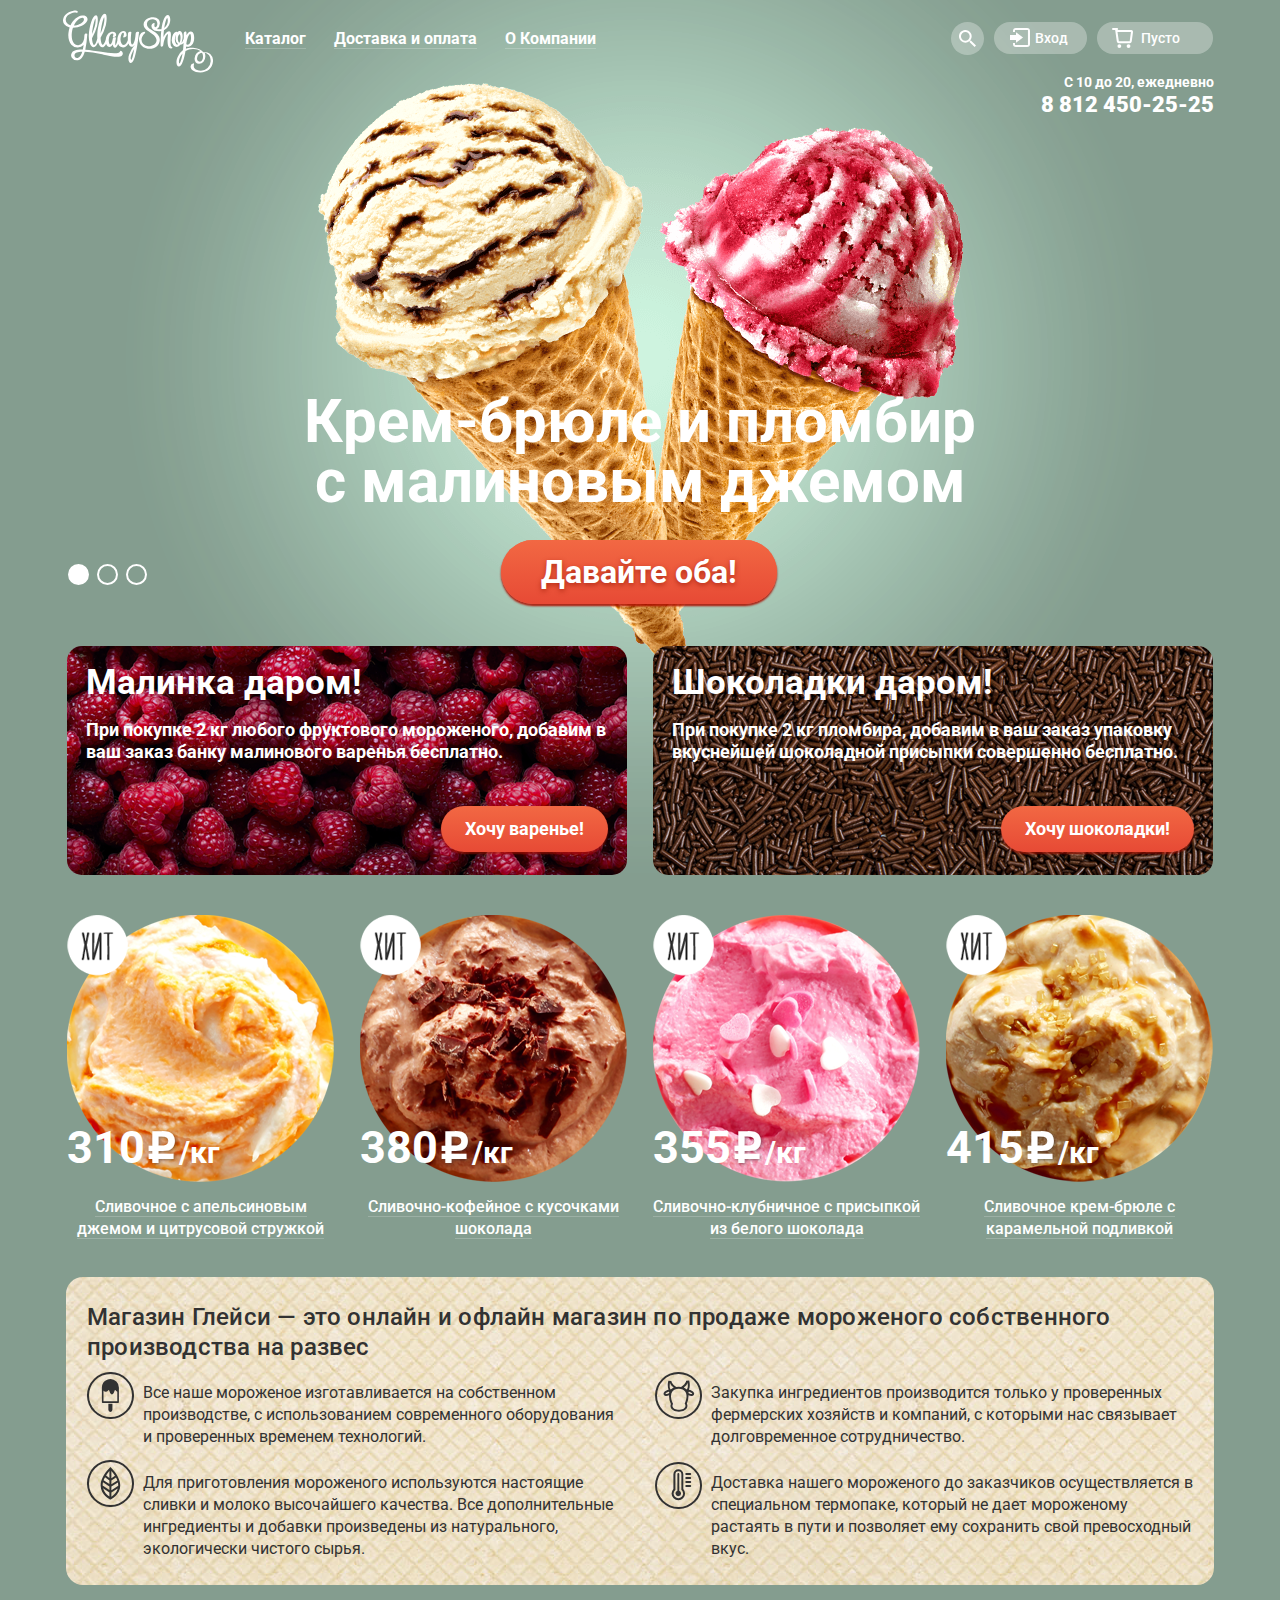
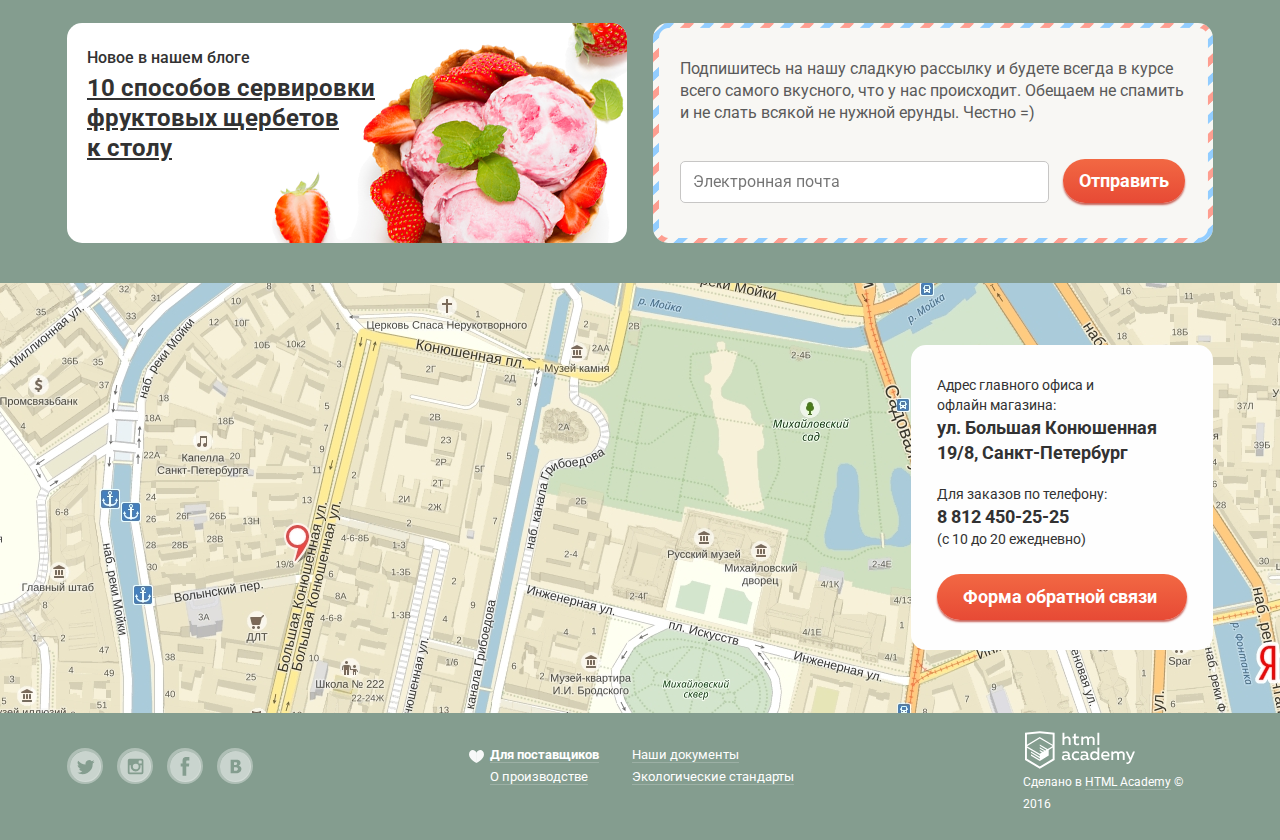
<file: 58523-gllacy/index.html>
<!DOCTYPE html>

<html lang="ru">

  <head>

    <meta charset="utf-8">
    <title>HTML Academy: Глейси</title>

    <link rel="stylesheet" href="css/normalize.css">
    <link rel="stylesheet" href="css/style.min.css">
    <link href="https://fonts.googleapis.com/css?family=Roboto:400,500,700,900&subset=latin,cyrillic-ext" rel="stylesheet" type="text/css">

  </head>


  <body>

    <!-- Переключатель слайдов -->

    <input type="radio" id="btn-1" name="toggle" checked>
    <input type="radio" id="btn-2" name="toggle">
    <input type="radio" id="btn-3" name="toggle">

    <div class="site-wrapper">

      <header class="page-header container">

        <nav class="main-nav clearfix">

          <div class="logo">
            <img src="img/logo.svg" alt="Gllacy Shop" width="150" height="63">
          </div>

          <ul class="main-nav-items">
            <li class="main-nav-item"><a class="main-nav-link" href="catalog.html">Каталог</a>

              <ul class="sub-menu">
                <li class="sub-menu-item"><a class="sub-menu-link" href="#">Новинки</a></li>
                <li class="sub-menu-item"><a class="sub-menu-link" href="catalog.html">Сливочное</a></li>
                <li class="sub-menu-item"><a class="sub-menu-link" href="#">Щербеты</a></li>
                <li class="sub-menu-item"><a class="sub-menu-link" href="#">Фруктовый лед</a></li>
                <li class="sub-menu-item"><a class="sub-menu-link" href="#">Мелорин</a></li>
              </ul>

            </li>

            <li class="main-nav-item"><a class="main-nav-link" href="#">Доставка и оплата</a></li>
            <li class="main-nav-item"><a class="main-nav-link" href="#">О Компании</a></li>
          </ul>

          <ul class="user-menu">
            <li class="user-menu-item"><a class="user-menu-link" href="#"><!-- Лупа --></a>

              <ul class="user-menu-search">
                <li class="search-item">
                  <form name="search-form" action="#" method="post">
                    <input type="search" name="search" placeholder="Что ищем?">
                  </form>
                </li>
              </ul>

            </li>

            <li class="user-menu-item"><a class="user-menu-link" href="#">Вход</a>

              <ul class="user-menu-enter">
                <li class="enter-item">

                  <form name="enter-form" action="#" method="post">
                    <input type="email" name="login" placeholder="Электронная почта" required>
                    <input type="password" name="password" placeholder="Пароль" required>

                    <div class="enter-wrapper clearfix">
                      <a class="user-menu-btn btn" href="#">Войти</a>

                      <div class="enter-links">
                        <a class="enter-link" href="#">Забыли пароль?</a>
                        <a class="enter-link" href="#">Новая регистрация</a>
                      </div>
                    </div>
                  </form>

                </li>
              </ul>
            </li>

            <li class="user-menu-item"><a class="user-menu-link" href="#">Пусто</a></li>
          </ul>

        </nav>

        <div class="info info-index">
          <span class="info-time">С 10 до 20, ежедневно</span><br>
          <span class="info-tel">8 812 450-25-25</span>
        </div>

      </header>

      <main>

        <section class="intro container">

          <div class="intro-slide" id="slide1">
            <div class="intro-title">Крем-брюле и пломбир с малиновым джемом</div>
            <a class="intro-btn btn" href="#">Давайте оба!</a>
          </div>

          <div class="intro-slide" id="slide2">
            <div class="intro-title">Шоколадный пломбир и лимонный сорбет</div>
            <a class="intro-btn btn" href="#">Давайте оба!</a>
          </div>

          <div class="intro-slide" id="slide3">
            <div class="intro-title">Пломбир с помадкой и клубничный щербет</div>
            <a class="intro-btn btn" href="#">Давайте оба!</a>
          </div>

          <div class="slider-controls">
            <label for="btn-1"></label>
            <label for="btn-2"></label>
            <label for="btn-3"></label>
          </div>

          <a class="intro-btn btn" href="#">Давайте оба!</a>
        </section>

        <section class="banners container clearfix">
          <div class="banners-left">
            <h3 class="banners-title">Малинка даром!</h3>
            <p class="banners-text">При покупке 2 кг любого фруктового мороженого, добавим в ваш заказ банку малинового варенья бесплатно.</p>
            <a class="banners-btn btn" href="#">Хочу варенье!</a>
          </div>

          <div class="banners-right">
            <h3 class="banners-title">Шоколадки даром!</h3>
            <p class="banners-text">При покупке 2 кг пломбира, добавим в ваш заказ упаковку вкуснейшей шоколадной присыпки совершенно бесплатно.</p>
            <a class="banners-btn btn" href="#">Хочу шоколадки!</a>
          </div>
        </section>

        <section class="hits container clearfix">

          <div class="hit">
            <div class="hit-picture">
              <img src="img/01.png" width="267" height="267" alt="Апельсиновый джем">
              <img  class="hit-sticker" src="img/hit.png" width="61" height="61" alt="хит">
              <div class="hit-price">310 <span class="price-padding">/кг</span></div>
            </div>
            <a class="hit-title" href="#">Сливочное с апельсиновым джемом и цитрусовой стружкой</a>
            <a class="quick-view-btn btn" href="#">Быстрый просмотр</a>
            <div class="item-bg"></div>
          </div>

          <div class="hit">
            <div class="hit-picture">
              <img src="img/02.png" width="267" height="267" alt="Сливочно-кофейное">
              <img  class="hit-sticker" src="img/hit.png" width="61" height="61" alt="хит">
              <div class="hit-price">380 <span class="price-padding">/кг</span></div>
            </div>
            <a class="hit-title" href="#">Сливочно-кофейное с кусочками шоколада</a>
            <a class="quick-view-btn btn" href="#">Быстрый просмотр</a>
            <div class="item-bg"></div>
          </div>

          <div class="hit">
            <div class="hit-picture">
              <img src="img/03.png" width="267" height="267" alt="Сливочно-клубничное">
              <img  class="hit-sticker" src="img/hit.png" width="61" height="61" alt="хит">
              <div class="hit-price">355 <span class="price-padding">/кг</span></div>
            </div>
            <a class="hit-title" href="#">Сливочно-клубничное с присыпкой из белого шоколада</a>
            <a class="quick-view-btn btn" href="#">Быстрый просмотр</a>
            <div class="item-bg"></div>
          </div>

          <div class="hit">
            <div class="hit-picture">
              <img src="img/04.png" width="267" height="267" alt="Крем-брюле">
              <img  class="hit-sticker" src="img/hit.png" width="61" height="61" alt="хит">
              <div class="hit-price">415 <span class="price-padding">/кг</span></div>
            </div>
            <a class="hit-title" href="#">Сливочное крем-брюле с карамельной подливкой</a>
            <a class="quick-view-btn btn" href="#">Быстрый просмотр</a>
            <div class="item-bg"></div>
          </div>

        </section>

        <section class="description container clearfix">

          <h2 class="description-title">Магазин Глейси  — это онлайн и офлайн магазин по продаже мороженого собственного производства на развес</h2>

          <div class="half-width">

            <p class="description-text icon-ice-cream">Все наше мороженое изготавливается на собственном производстве, с использованием современного оборудования и проверенных временем технологий.</p>

            <p class="description-text icon-leaf">Для приготовления мороженого используются настоящие сливки и молоко высочайшего качества. Все дополнительные ингредиенты и добавки произведены из натурального, экологически чистого сырья.</p>

          </div>

          <div class="half-width">

            <p class="description-text icon-cow">Закупка ингредиентов  производится только у проверенных фермерских хозяйств и компаний, с которыми нас связывает долговременное сотрудничество.</p>

            <p class="description-text icon-thermo">Доставка нашего мороженого до заказчиков осуществляется в специальном термопаке, который не дает мороженому растаять в пути и позволяет ему сохранить свой превосходный вкус.</p>

          </div>

        </section>

        <div class="index-content container clearfix">

          <div class="blog">
            <p class="blog-title">Новое в нашем блоге</p>
            <a class="post-title" href="#">10  способов сервировки<br> фруктовых щербетов<br> к столу</a>
          </div>

          <div class="subscribe">

            <form name="subscribe-form" action="#" method="post">
              <p>Подпишитесь на нашу сладкую рассылку и будете всегда в курсе всего самого вкусного, что у нас происходит. Обещаем не спамить и не слать всякой не нужной ерунды. Честно =)</p>

              <input type="email" name="sub-user-email" placeholder="Электронная почта" required>
              <a class="email-btn btn">Отправить</a>
            </form>

          </div>

        </div>

        <section class="map clearfix">

          <div class="map-wrapper">

            <script type="text/javascript" charset="utf-8" async src="https://api-maps.yandex.ru/services/constructor/1.0/js/?sid=pch_uWbeisndsm1FATgxlA8gapICSuKn&width=100%&height=430&lang=ru_RU&sourceType=constructor&scroll=true"></script>

          </div>

          <div class="container">

            <div class="contacts">

              <p>Адрес главного офиса и<br> офлайн магазина:<br>
                <span class="contacts-big">ул. Большая Конюшенная<br> 19/8, Санкт-Петербург</span>
              </p>

              <p>Для заказов по телефону:<br>
                <span class="contacts-big">8 812 450-25-25</span><br> (с 10 до 20 ежедневно)
              </p>

              <a class="contacts-btn btn" href="form.html">Форма обратной связи</a>

            </div>

          </div>

          <div class="feedback">

            <button class="feedback-close" type="button" title="Закрыть">Закрыть</button>

            <form name="feedback-form" action="#" method="post">
              <p>Мы обязательно вам ответим!</p>

              <input type="text" name="user-name" placeholder="Как вас зовут?" required>
              <input type="email" name="user-email" placeholder="Ваша почта для ответа?" required>
              <textarea name="feedback-text" placeholder="Напишите что-нибудь..." required></textarea>

              <a class="feedback-btn btn">Отправить</a>
            </form>

          </div>

        </section>

      </main>


      <footer class="page-footer container clearfix">

        <div class="page-footer-item">

          <ul class="social-links">
            <li class="social-link"><a class="social social-twi" href="#">Твиттер</a></li>
            <li class="social-link"><a class="social social-insta" href="#">Инстаграм</a></li>
            <li class="social-link"><a class="social social-fb" href="#">Фейсбук</a></li>
            <li class="social-link"><a class="social social-vk" href="#">Вконтакте</a></li>
          </ul>

        </div>

        <div class="page-footer-item">

          <ul class="footer-links clearfix">
            <li class="footer-link"><a href="#">Для поставщиков</a></li>
            <li class="footer-link"><a href="#">Наши документы</a></li>
            <li class="footer-link"><a href="#">О производстве </a></li>
            <li class="footer-link"><a href="#">Экологические стандарты</a></li>
          </ul>

        </div>

        <div class="page-footer-item">

          <a href="http://htmlacademy.ru" target="_blank">
            <img src="img/html-logo.svg" alt="htmlAcademy" width="110" height="40">
          </a>
          <p class="copyright">Сделано в <a class="copyright-link" href="http://htmlacademy.ru" target="_blank">HTML Academy</a> © 2016</p>

        </div>

      </footer>

    </div>

    <script src="js/script.min.js"></script>

  </body>

</html>
</file>
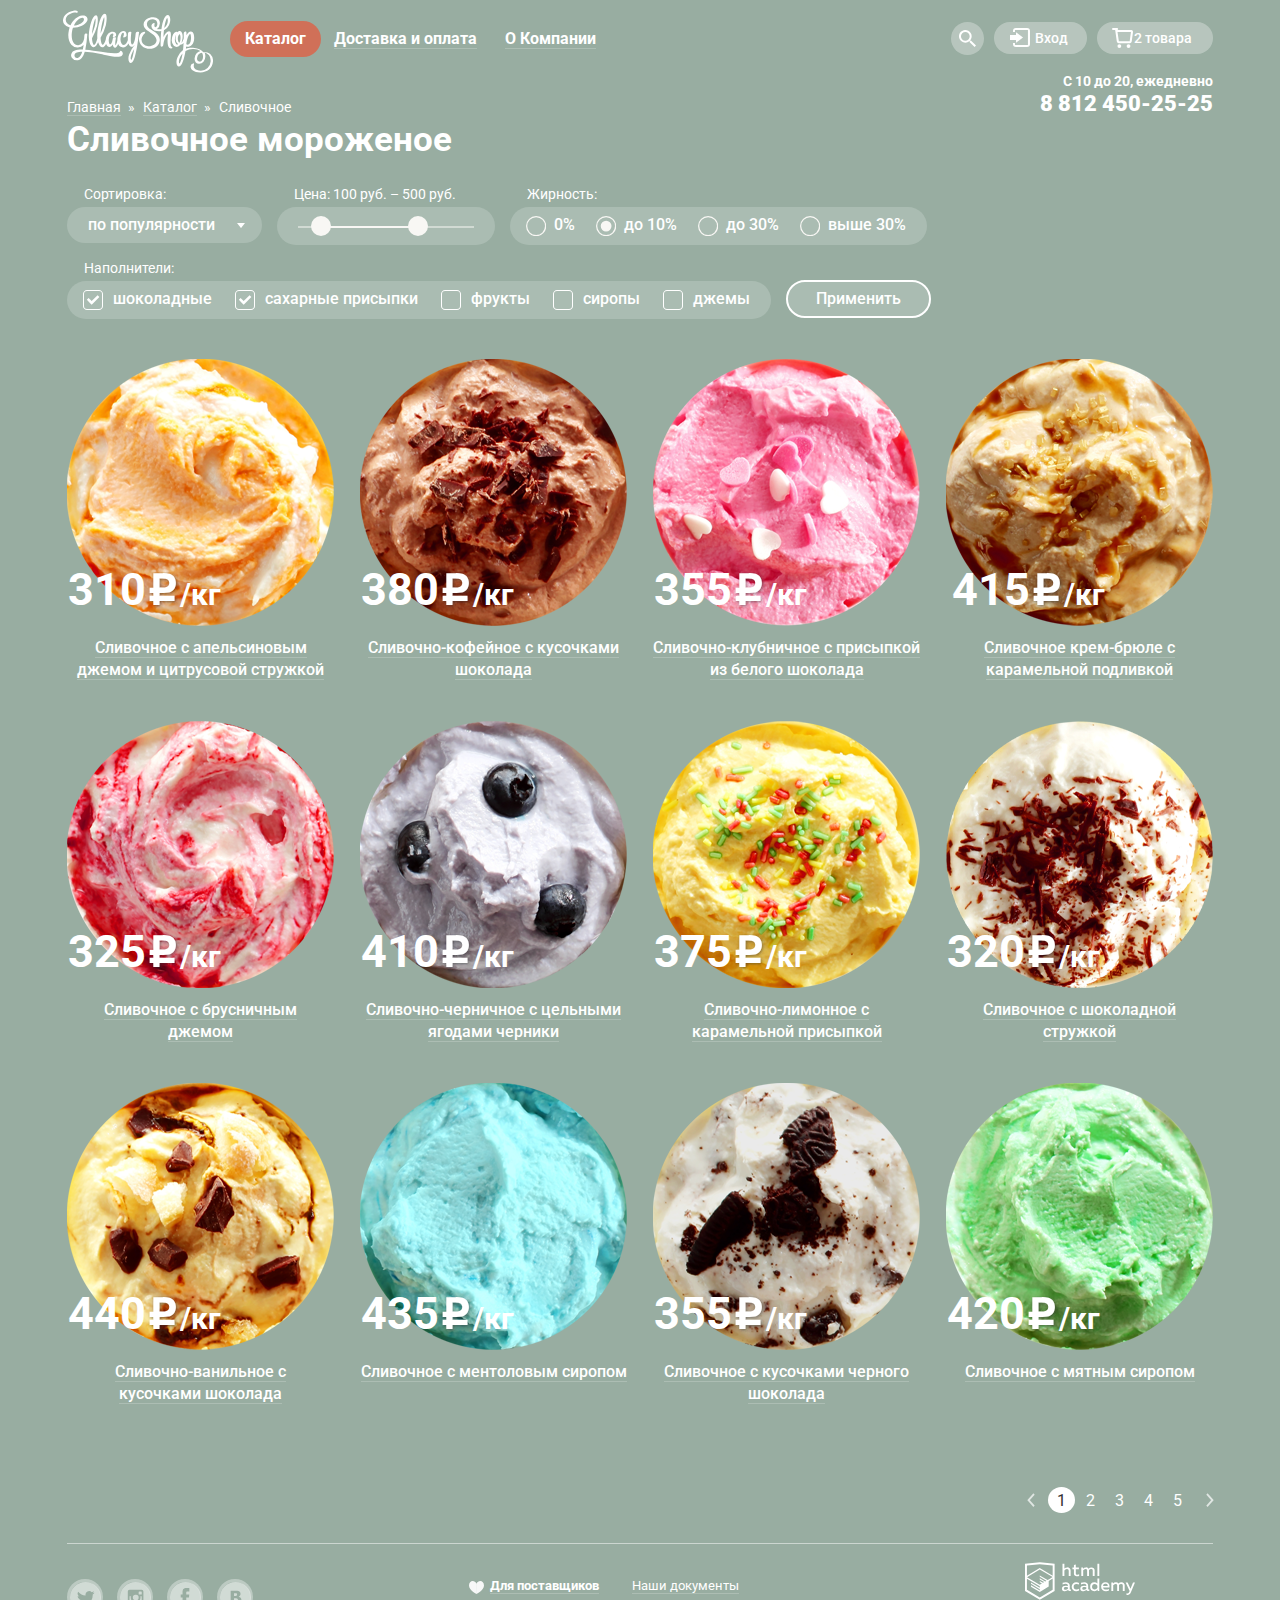
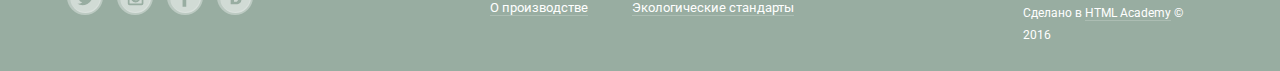
<file: 58523-gllacy/catalog.html>
<!DOCTYPE html>

<html lang="ru">

  <head>

    <meta charset="utf-8">
    <title>HTML Academy: Глейси</title>

    <link rel="stylesheet" href="css/normalize.css">
    <link rel="stylesheet" href="css/style.min.css">
    <link href="https://fonts.googleapis.com/css?family=Roboto:400,500,700,900&subset=latin,cyrillic-ext" rel="stylesheet" type="text/css">

  </head>


  <body class="catalog-page">

    <div class="container">

      <header class="page-header">

        <nav class="main-nav clearfix">

          <div class="logo">
            <a href="index.html">
              <img src="img/logo.svg" alt="Gllacy Shop" width="150" height="63">
            </a>
          </div>

          <ul class="main-nav-items">
            <li class="main-nav-item main-nav-active"><a class="main-nav-link" href="#">Каталог</a>

              <ul class="sub-menu">
                <li class="sub-menu-item"><a class="sub-menu-link" href="#">Новинки</a></li>
                <li class="sub-menu-item sub-menu-active"><a class="sub-menu-link" >Сливочное</a></li>
                <li class="sub-menu-item"><a class="sub-menu-link" href="#">Щербеты</a></li>
                <li class="sub-menu-item"><a class="sub-menu-link" href="#">Фруктовый лед</a></li>
                <li class="sub-menu-item"><a class="sub-menu-link" href="#">Мелорин</a></li>
              </ul>

            </li>

            <li class="main-nav-item"><a class="main-nav-link" href="#">Доставка и оплата</a></li>
            <li class="main-nav-item"><a class="main-nav-link" href="#">О Компании</a></li>
          </ul>

          <ul class="user-menu">
            <li class="user-menu-item"><a class="user-menu-link" href="#"><!-- Лупа --></a>

              <ul class="user-menu-search">
                <li class="search-item">
                  <form name="search-form" action="#" method="post">
                    <input type="search" name="search" placeholder="Что ищем?">
                  </form>
                </li>
              </ul>

            </li>

            <li class="user-menu-item"><a class="user-menu-link" href="#">Вход</a>

              <ul class="user-menu-enter">
                <li class="enter-item">
                  <form name="enter-form" action="#" method="post">
                    <input type="email" name="login" placeholder="Электронная почта" required>
                    <input type="password" name="password" placeholder="Пароль" required>

                    <div class="enter-wrapper clearfix">
                      <a class="user-menu-btn btn" href="#">Войти</a>

                      <div class="enter-links">
                        <a class="enter-link" href="#">Забыли пароль?</a>
                        <a class="enter-link" href="#">Новая регистрация</a>
                      </div>
                    </div>
                  </form>
                </li>
              </ul>
            </li>

            <li class="user-menu-item"><a class="user-menu-link" href="#">2 товара</a>

              <ul class="user-menu-basket">
                <li class="basket-item">
                  <table>
                    <tr>
                      <td class="delete-cell">
                        <button class="delete">Удалить</button>
                      </td>
                      <td><img src="img/13.png" width="33" height="33" alt="товар"></td>
                      <td>Пломбир с апельсиновым джемом</td>
                      <td>1,5 кг х <span class="basket-colored">200 руб.</span></td>
                      <td>300 руб.</td>
                    </tr>

                    <tr>
                      <td class="delete-cell">
                        <button class="delete">Удалить</button>
                      </td>
                      <td><img src="img/14.png" width="33" height="33" alt="товар"></td>
                      <td>Клубничный пломбир с присыпкой  из белого шоколада</td>
                      <td>1,5 кг х <span class="basket-colored">300 руб.</span></td>
                      <td>450 руб.</td>
                    </tr>
                  </table>

                  <p class="basket-total">Итого: 750 руб.</p>
                  <a class="basket-btn btn" href="#">Оформить заказ</a>

                </li>
              </ul>

            </li>
          </ul>

        </nav>

        <div class="info">
          <span class="info-time">С 10 до 20, ежедневно</span><br>
          <span class="info-tel">8 812 450-25-25</span>
        </div>

      </header>

      <main>

        <section class="catalog-menu">

          <ul class="breadcrumbs">
            <li class="breadcrumbs-item"><a class="breadcrumbs-link" href="index.html">Главная</a>&ensp;» </li>
            <li class="breadcrumbs-item"><a class="breadcrumbs-link" href="#">Каталог</a>&ensp;» </li>
            <li class="breadcrumbs-item"><a>Сливочное</a></li>
          </ul>

          <h1>Сливочное мороженое</h1>

        </section>

        <section class="filters">

          <form name="filters-form" action="#" method="post">

            <div class="filters-top clearfix">

              <div class="filter filter-sort">
                <p>Сортировка:</p>

                <div class="filter-wrapper">

                   <select class="filter-sort-select">
                    <option>по популярности</option>
                    <option>сначала недорогие</option>
                    <option>сначала дорогие</option>
                    <option>по жирности</option>
                   </select>

                </div>

              </div>

              <div class="filter filter-price">
                <p>Цена: 100 руб. – 500 руб.</p>

                <div class="filter-wrapper">

                  <div class="range-controls">
                    <div class="control min-control"></div>
                    <div class="control max-control"></div>
                  </div>

                </div>

              </div>

              <div class="filter filter-oiliness">
                <p>Жирность:</p>

                <div class="filter-wrapper">

                  <ul class="filter-oiliness-items">
                    <li class="filter-oiliness-item">
                      <input type="radio" id="radio-1" name="oiliness" value="0">
                      <label for="radio-1">0%</label>
                    </li>
                    <li class="filter-oiliness-item">
                      <input type="radio" id="radio-2" name="oiliness" value="10" checked>
                      <label for="radio-2">до 10%</label>
                    </li>
                    <li class="filter-oiliness-item">
                      <input type="radio" id="radio-3" name="oiliness" value="30">
                      <label for="radio-3">до 30%</label>
                    </li>
                    <li class="filter-oiliness-item">
                      <input type="radio" id="radio-4" name="oiliness" value=">30">
                      <label for="radio-4">выше 30%</label>
                    </li>
                  </ul>

                </div>

              </div>

            </div>

            <div class="filters-bottom clearfix">

              <div class="filter filter-stuffing">
                <p>Наполнители:</p>

                <div class="filter-wrapper">

                  <ul class="filter-stuffing-items">
                    <li class="filter-stuffing-item">
                      <input type="checkbox" id="check-1" name="chocolate" checked>
                      <label for="check-1">шоколадные</label>
                    </li>
                    <li class="filter-stuffing-item">
                      <input type="checkbox" id="check-2" name="sugar" checked>
                      <label for="check-2">сахарные присыпки</label>
                    </li>
                    <li class="filter-stuffing-item">
                      <input type="checkbox" id="check-3" name="fruit">
                      <label for="check-3">фрукты</label>
                    </li>
                    <li class="filter-stuffing-item">
                      <input type="checkbox" id="check-4" name="syrup">
                      <label for="check-4">сиропы</label>
                    </li>
                    <li class="filter-stuffing-item">
                      <input type="checkbox" id="check-5" name="jam">
                      <label for="check-5">джемы</label>
                    </li>
                  </ul>

                </div>

              </div>

              <a class="filters-btn" href="#">Применить</a>

            </div>

          </form>

        </section>

        <section class="catalog-items">

          <div class="catalog-items-row clearfix">

            <div class="catalog-item">
              <div class="catalog-item-picture">
                <img src="img/01.png" width="267" height="267" alt="Апельсиновый джем">
                <div class="price">310 <span class="price-padding">/кг</span></div>
              </div>
              <a class="catalog-item-title" href="#">Сливочное с апельсиновым джемом и цитрусовой стружкой</a>
              <a class="quick-view-btn btn" href="#">Быстрый просмотр</a>
              <div class="item-bg"></div>
            </div>

            <div class="catalog-item">
              <div class="catalog-item-picture">
                <img src="img/02.png" width="267" height="267" alt="Сливочно-кофейное">
                <div class="price">380 <span class="price-padding">/кг</span></div>
              </div>
              <a class="catalog-item-title" href="#">Сливочно-кофейное с кусочками шоколада</a>
              <a class="quick-view-btn btn" href="#">Быстрый просмотр</a>
              <div class="item-bg"></div>
            </div>

            <div class="catalog-item">
              <div class="catalog-item-picture">
                <img src="img/03.png" width="267" height="267" alt="Сливочно-клубничное">
                <div class="price">355 <span class="price-padding">/кг</span></div>
              </div>
              <a class="catalog-item-title" href="#">Сливочно-клубничное с присыпкой из белого шоколада</a>
              <a class="quick-view-btn btn" href="#">Быстрый просмотр</a>
              <div class="item-bg"></div>
            </div>

            <div class="catalog-item">
              <div class="catalog-item-picture">
                <img src="img/04.png" width="267" height="267" alt="Крем-брюле">
                <div class="price price-fix">415 <span class="price-padding">/кг</span></div>
              </div>
              <a class="catalog-item-title" href="#">Сливочное крем-брюле с карамельной подливкой</a>
              <a class="quick-view-btn btn" href="#">Быстрый просмотр</a>
              <div class="item-bg"></div>
            </div>

          </div>

          <div class="catalog-items-row clearfix">

            <div class="catalog-item">
              <div class="catalog-item-picture">
                <img src="img/05.png" width="267" height="267" alt="Брусничный джем">
                <div class="price">325 <span class="price-padding">/кг</span></div>
              </div>
              <a class="catalog-item-title" href="#">Сливочное с брусничным<br> джемом</a>
              <a class="quick-view-btn btn" href="#">Быстрый просмотр</a>
              <div class="item-bg"></div>
            </div>

            <div class="catalog-item">
              <div class="catalog-item-picture">
                <img src="img/06.png" width="267" height="267" alt="Сливочно-черничное">
                <div class="price">410 <span class="price-padding">/кг</span></div>
              </div>
              <a class="catalog-item-title" href="#">Сливочно-черничное с цельными ягодами черники</a>
              <a class="quick-view-btn btn" href="#">Быстрый просмотр</a>
              <div class="item-bg"></div>
            </div>

            <div class="catalog-item">
              <div class="catalog-item-picture">
                <img src="img/07.png" width="267" height="267" alt="Сливочно-лимонное">
                <div class="price">375 <span class="price-padding">/кг</span></div>
              </div>
              <a class="catalog-item-title" href="#">Сливочно-лимонное с карамельной присыпкой</a>
              <a class="quick-view-btn btn" href="#">Быстрый просмотр</a>
              <div class="item-bg"></div>
            </div>

            <div class="catalog-item">
              <div class="catalog-item-picture">
                <img src="img/08.png" width="267" height="267" alt="Шоколадная стружка">
                <div class="price">320 <span class="price-padding">/кг</span></div>
              </div>
              <a class="catalog-item-title" href="#">Сливочное с шоколадной стружкой</a>
              <a class="quick-view-btn btn" href="#">Быстрый просмотр</a>
              <div class="item-bg"></div>
            </div>

          </div>

          <div class="catalog-items-row clearfix">

            <div class="catalog-item">
              <div class="catalog-item-picture">
                <img src="img/09.png" width="267" height="267" alt="Сливочно-ванильное">
                <div class="price">440 <span class="price-padding">/кг</span></div>
              </div>
              <a class="catalog-item-title" href="#">Сливочно-ванильное с<br> кусочками шоколада</a>
              <a class="quick-view-btn btn" href="#">Быстрый просмотр</a>
              <div class="item-bg"></div>
            </div>

            <div class="catalog-item">
              <div class="catalog-item-picture">
                <img src="img/10.png" width="267" height="267" alt="Ментоловый сироп">
                <div class="price">435 <span class="price-padding">/кг</span></div>
              </div>
              <a class="catalog-item-title" href="#">Сливочноe с ментоловым сиропом</a>
              <a class="quick-view-btn btn" href="#">Быстрый просмотр</a>
              <div class="item-bg"></div>
            </div>

            <div class="catalog-item">
              <div class="catalog-item-picture">
                <img src="img/11.png" width="267" height="267" alt="Черный шоколад">
                <div class="price">355 <span class="price-padding">/кг</span></div>
              </div>
              <a class="catalog-item-title" href="#">Сливочное с кусочками черного шоколада</a>
              <a class="quick-view-btn btn" href="#">Быстрый просмотр</a>
              <div class="item-bg"></div>
            </div>

            <div class="catalog-item">
              <div class="catalog-item-picture">
                <img src="img/12.png" width="267" height="267" alt="Мятный сироп">
                <div class="price">420 <span class="price-padding">/кг</span></div>
              </div>
              <a class="catalog-item-title" href="#">Сливочное с мятным сиропом</a>
              <a class="quick-view-btn btn" href="#">Быстрый просмотр</a>
              <div class="item-bg"></div>
            </div>

          </div>

        </section>

        <section class="catalog-footer clearfix">

          <ul class="pagination">
            <li class="pagination-item back"><a class="pagination-link" href="#">Назад</a></li>
            <li class="pagination-item"><a class="pagination-link page-link pagination-active">1</a></li>
            <li class="pagination-item"><a class="pagination-link page-link" href="#">2</a></li>
            <li class="pagination-item"><a class="pagination-link page-link" href="#">3</a></li>
            <li class="pagination-item"><a class="pagination-link page-link" href="#">4</a></li>
            <li class="pagination-item"><a class="pagination-link page-link" href="#">5</a></li>
            <li class="pagination-item next"><a class="pagination-link" href="#">Вперёд</a></li>
          </ul>

        </section>

      </main>


      <footer class="page-footer">

        <div class="page-footer-item">

          <ul class="social-links">
            <li class="social-link"><a class="social social-twi" href="#">Твиттер</a></li>
            <li class="social-link"><a class="social social-insta" href="#">Инстаграм</a></li>
            <li class="social-link"><a class="social social-fb" href="#">Фейсбук</a></li>
            <li class="social-link"><a class="social social-vk" href="#">Вконтакте</a></li>
          </ul>

        </div>

        <div class="page-footer-item">

          <ul class="footer-links">
            <li class="footer-link"><a href="#">Для поставщиков</a></li>
            <li class="footer-link"><a href="#">Наши документы</a></li>
            <li class="footer-link"><a href="#">О производстве </a></li>
            <li class="footer-link"><a href="#">Экологические стандарты</a></li>
          </ul>

        </div>

        <div class="page-footer-item">

          <a href="http://htmlacademy.ru" target="_blank">
            <img src="img/html-logo.svg" alt="htmlAcademy" width="110" height="40">
          </a>
          <p class="copyright">Сделано в <a class="copyright-link" href="http://htmlacademy.ru" target="_blank">HTML Academy</a> © 2016</p>

        </div>

      </footer>

    </div>

  </body>

</html>
</file>
<file: 58523-gllacy/css/style.min.css>
body{margin:0;padding:0;font-family:'Roboto','Arial',sans-serif;font-size:16px;font-weight:400;line-height:22px;background:#849d8f;color:#fff}.main-nav-item ul,.user-menu-item ul,body>input[type=radio]{display:none}input{padding-left:10px;border:1px solid #c7c6c5}input:hover{box-shadow:inset 0 0 0 1px #c7c6c5}input:focus{font-weight:700;box-shadow:inset 0 0 0 1px #8fbdec;outline:none}.container{width:1200px;margin:0 auto;padding:0 27px;-webkit-box-sizing:border-box;-moz-box-sizing:border-box;box-sizing:border-box}.clearfix::after{content:'';display:table;clear:both}.site-wrapper{min-width:1200px;background:url(../img/index-bg-1.png) no-repeat top center;transition:background-image .5s ease,background-color .5s ease}.site-wrapper::after,.site-wrapper::before{content:'';visibility:hidden;background-image:url(../img/index-bg-1.png)}.site-wrapper::after{background-image:url(../img/index-bg-2.png)}.btn{display:block;text-decoration:none;font-size:18px;line-height:24px;font-weight:700;color:#fff;background:#f26843;background:-moz-linear-gradient(top,#f26843 0%,#e74a35 100%);background:-webkit-linear-gradient(top,#f26843 0%,#e74a35 100%);background:linear-gradient(to bottom,#f26843 0%,#e74a35 100%);border-radius:100px;box-shadow:0 2px 2px rgba(172,16,0,.64)}.btn:hover{background:-moz-linear-gradient(top,#f58669 0%,#ec6f5e 100%);background:-webkit-linear-gradient(top,#f58669 0%,#ec6f5e 100%);background:linear-gradient(to bottom,#f58669 0%,#ec6f5e 100%);box-shadow:0 2px 2px #ac1000}.btn:active{background:-moz-linear-gradient(top,#d84732 0%,#e1613e 100%);background:-webkit-linear-gradient(top,#d84732 0%,#e1613e 100%);background:linear-gradient(to bottom,#d84732 0%,#e1613e 100%);box-shadow:inset 0 2px 2px #ac1000}.page-header{position:relative;min-height:82px}.logo{position:relative;right:4px;width:150px;float:left;padding-top:10px;margin-right:13px}.main-nav-items{width:600px;float:left;margin:0;padding:0;list-style:none}.main-nav-item{position:relative;display:inline-block;vertical-align:top;margin-top:21px;margin-right:-6px;padding:7px 15px;border-radius:30px}.main-nav-item:hover ul,.user-menu-item:hover ul{display:block}.main-nav-link{display:inline-block;border-bottom:1px solid rgba(255,255,255,.2);font-size:16px;line-height:18px;font-weight:700;color:#fff;text-decoration:none}.main-nav-item:hover{background:#f7f6f3}.main-nav-item:hover .main-nav-link{border-bottom:0;color:#323232}.main-nav-item:active{box-shadow:inset 0 10px 0 -8px rgba(105,105,105,.89)}.main-nav-active{background:#d07058}.main-nav-active .main-nav-link{border-bottom:0}.sub-menu{position:absolute;left:-5px;top:40px;z-index:20;width:143px;margin:0;padding:0;border-radius:5px;list-style:none;background:#f8f7f4;box-shadow:0 10px 30px rgba(0,0,0,.7)}.sub-menu-item{margin-bottom:4px}.sub-menu-item:first-child{margin-top:4px;border-bottom:1px solid #d1d0ce;font-weight:700}.sub-menu-active{background:#d07058}.sub-menu-link{display:block;padding:10px 20px;text-decoration:none;font-size:14px;line-height:16px;color:#323232}.sub-menu-link:hover{background:#fbded7}.sub-menu-link:active{background:#f6b5a5}.user-menu{width:325px;float:right;margin:0;padding:0;text-align:right;list-style:none}.user-menu-item{position:relative;display:inline-block;vertical-align:top;margin-top:22px;margin-left:6px;padding:5px 35px 5px 40px;border-radius:30px}.user-menu-item:first-child{width:33px;height:33px;padding:0;border-radius:50%;background:url(../img/icon-2.svg) no-repeat 8px 8px rgba(255,255,255,.3)}.user-menu-item:first-child:hover{background:url(../img/icon-9.svg) no-repeat 8px 8px #f8f7f4}.user-menu-item:nth-child(2){width:72px;padding:5px 0 5px 21px;text-align:center;background:url(../img/icon-3.svg) no-repeat 16px 6px rgba(255,255,255,.3)}.user-menu-item:nth-child(2):hover{background:url(../img/icon-10.svg) no-repeat 16px 6px #f8f7f4}.user-menu-item:last-child{width:100px;padding:5px 0 5px 16px;margin-right:0;text-align:center;background:url(../img/basket.svg) no-repeat 15px 6px rgba(255,255,255,.3)}.user-menu-item:last-child:hover{background:url(../img/full-basket.png) no-repeat 15px 6px #f8f7f4}.user-menu-link{display:inline-block;font-size:14px;line-height:16px;font-weight:500;color:#fff;text-decoration:none}.user-menu-link:last-child{padding-right:5px}.user-menu-item:hover .user-menu-link{color:#323232}.user-menu-enter,.user-menu-search{position:absolute;top:35px;right:0;z-index:20;margin:0;list-style:none;width:340px;padding:20px;background:#f8f7f4;border-radius:5px;box-shadow:0 10px 30px rgba(0,0,0,.7)}.user-menu-search input{display:block;width:340px;height:43px;border-radius:5px}.user-menu-enter{width:287px}.user-menu-enter input{width:277px;height:43px;margin-bottom:20px;border-radius:5px}.user-menu-btn{float:left;padding:11px 22px}.enter-links{width:121px;float:right;text-align:left}.enter-link,.user-menu-basket{font-size:13px;line-height:24px;color:#323232}.enter-link:hover{color:#e84d37}.user-menu-basket{margin:0;padding:0;line-height:16px;list-style:none}.basket-item{position:absolute;top:35px;right:0;z-index:20;width:500px;padding:20px;text-align:left;background:#f8f7f4;border-radius:5px;box-shadow:0 10px 30px rgba(0,0,0,.7)}.basket-item table{width:100%;border-collapse:collapse;border-bottom:1px solid #ccc}.basket-item td{max-width:200px;padding-left:5px;padding-bottom:15px;vertical-align:top}.basket-colored{color:#999}.basket-total{text-align:right;font-size:15px;line-height:18px;font-weight:700}.basket-btn{float:right;padding:10px 15px;text-align:center}.delete-cell{position:relative}.delete{width:27px;height:27px;font-size:0;background-color:transparent;border:0;outline:0;cursor:pointer}.delete::after,.delete::before{content:'';position:absolute;top:16px;left:2px;width:15px;height:1px;background-color:#000;border-radius:1px}.delete::before{-webkit-transform:rotate(45deg);transform:rotate(45deg)}.delete::after{-webkit-transform:rotate(-45deg);transform:rotate(-45deg)}.info{position:absolute;bottom:-35px;right:0;width:200px;float:right;text-align:right}.info-index{bottom:-36px;right:26px}.info-time{font-size:14px;line-height:16px;font-weight:700}.info-tel{font-size:22px;line-height:24px;font-weight:900}.intro{position:relative;min-height:564px}.filter input[type=checkbox],.filter input[type=radio],.intro-slide{display:none}.intro-btn,.intro-title{position:absolute;left:50%;text-align:center}.intro-title{top:310px;width:700px;font-weight:700;margin-left:-350px;font-size:60px;line-height:60px}.intro-btn{bottom:42px;margin-left:-139px;padding:10px 40px;font-size:32px;line-height:44px;text-shadow:0 2px 5px rgba(160,32,11,.76)}.slider-controls{position:absolute;bottom:60px;left:2.3%;z-index:20;font-size:0}.slider-controls label{display:inline-block;width:17px;height:17px;margin-right:8px;vertical-align:top;background-color:transparent;border:2px solid #fff;border-radius:50%;cursor:pointer}.slider-controls label:hover{background:#b2c1b7}#btn-1:checked~.site-wrapper #slide1,#btn-2:checked~.site-wrapper #slide2,#btn-3:checked~.site-wrapper #slide3{display:block}#btn-1:checked~.site-wrapper{background-color:#849d8f;background-image:url(../img/index-bg-1.png)}#btn-2:checked~.site-wrapper{background-color:#8996a6;background-image:url(../img/index-bg-2.png)}#btn-3:checked~.site-wrapper{background-color:#9d8b84;background-image:url(../img/index-bg-3.png)}#btn-1:checked~.site-wrapper label[for=btn-1],#btn-2:checked~.site-wrapper label[for=btn-2],#btn-3:checked~.site-wrapper label[for=btn-3]{background-color:#fff}.banners{margin-bottom:40px}.banners-left,.banners-right{min-height:229px;width:560px;padding:16px 19px;border-radius:15px;-webkit-box-sizing:border-box;-moz-box-sizing:border-box;box-sizing:border-box;-webkit-background-size:cover;-moz-background-size:cover;background-size:cover}.banners-left{background:url(../img/fon-1.png) no-repeat top center #5c0018;float:left}.banners-right{float:right;background:url(../img/fon-2.png) no-repeat top center #754b3e}.banners-title{margin:0;padding:0;font-size:35px;font-weight:700;line-height:41px}.banners-text{margin-top:16px;margin-bottom:43px;font-size:18px;line-height:22px;font-weight:700}.banners-btn{width:auto;float:right;padding:11px 24px}.hits{margin-bottom:15px;text-align:justify}.hit,.hits::after{display:inline-block;vertical-align:top}.hits::after{content:'';width:100%}.hit{position:relative;width:267px;text-align:center}.hit:last-child{margin-right:0}.hit-picture{position:relative;z-index:10;margin-bottom:8px}.hit-sticker{position:absolute;left:0;top:0}.hit-title{border-bottom:1px solid rgba(255,255,255,.2);text-decoration:none;font-weight:500;color:#fff}.hit-price{position:absolute;top:210px;left:0;font-size:45px;line-height:45px;font-weight:700;background:url(../img/r.svg) no-repeat 80px 5px}.price-padding{display:inline-block;margin-left:23px;font-size:30px}.hit:hover .item-bg{display:block}.hit:hover .hit-picture{position:relative;z-index:40}.hit:hover .quick-view-btn{position:absolute;bottom:-69px;left:50%;z-index:30;display:block;width:170px;padding:8px 15px;margin:10px auto 20px -100px}.hit:hover .hit-title{border-bottom:0}.description{width:1148px;min-height:306px;margin-bottom:38px;padding:25px 21px;border-radius:17px;-webkit-box-sizing:border-box;-moz-box-sizing:border-box;box-sizing:border-box;color:#323232;background:url(../img/fon-3.jpg) #eaddc3}.description-title{margin:0 0 -4px;padding:0;font-size:24px;font-weight:500;line-height:30px;letter-spacing:.21px}.description-text{margin:0;padding-left:56px;padding-top:24px}.icon-ice-cream{background:url(../img/icon-8.svg) no-repeat 0 14px}.icon-leaf{background:url(../img/icon-7.svg) no-repeat 0 12px}.icon-cow{background:url(../img/icon-6.svg) no-repeat 0 14px}.icon-thermo{background:url(../img/icon-5.svg) no-repeat 0 14px}.half-width{width:538px;float:left}.half-width:last-child{float:right}.index-content{margin-bottom:40px}.blog{width:560px;height:220px;float:left;padding:24px 20px;border-radius:15px;-webkit-box-sizing:border-box;-moz-box-sizing:border-box;box-sizing:border-box;color:#323232;background:url(../img/fon-4.png) no-repeat #fff}.blog-title{margin:0 0 4px;font-weight:500}.post-title{font-size:24px;line-height:30px;font-weight:700;color:#323232}.post-title:hover{color:#e84d37}.subscribe{width:560px;height:220px;float:right;padding-top:35px;padding-left:27px;padding-right:27px;border-radius:15px;-webkit-box-sizing:border-box;-moz-box-sizing:border-box;box-sizing:border-box;color:#5a5a5a;background:url(../img/fon-5.png) no-repeat #f8f7f4}.subscribe p{margin:0 0 35px}.subscribe input{width:353px;height:38px;margin-right:10px;padding-left:12px;border-radius:5px}.email-btn{display:inline-block;padding:10px 16px}.map{position:relative;min-height:430px;background:url(../img/map.jpg) no-repeat top center}.map-wrapper{position:absolute;width:100%}.contacts{position:relative;top:62px;z-index:20;width:250px;float:right;padding:30px 26px;border-radius:15px;color:#323232;background:#fefefe}.contacts p{margin:0 0 19px;font-size:14px;line-height:20px}.contacts-big{font-size:18px;line-height:25px;font-weight:700}.contacts-btn{margin-top:25px;padding:11px 26px}.feedback{display:none;position:fixed;left:50%;top:50%;z-index:100;width:428px;margin-left:-239px;margin-top:-220px;padding:22px 25px;border-radius:10px;font-size:16px;line-height:24px;font-weight:500;color:#323232;background:#f8f7f4}.feedback-show{display:block;animation:bounce .6s}.feedback p{margin:0 0 25px;font-size:24px;line-height:28px}.feedback input{display:block;width:266px;height:42px;margin-bottom:21px;padding-left:15px;border-radius:5px}.feedback textarea{width:412px;height:155px;margin-bottom:25px;padding-left:15px;border-radius:5px}.feedback textarea:focus{box-shadow:inset 0 0 0 1px #8fbdec;outline:none}.feedback textarea:hover{box-shadow:inset 0 0 0 1px #c7c6c5}.feedback-close{position:absolute;top:10px;right:10px;width:27px;height:27px;font-size:0;background-color:transparent;border:0;outline:0;cursor:pointer}.feedback-close::after,.feedback-close::before{content:'';position:absolute;top:10px;left:2px;width:25px;height:2px;background-color:#000;border-radius:1px}.feedback-close::before{-webkit-transform:rotate(45deg);transform:rotate(45deg)}.feedback-close::after{-webkit-transform:rotate(-45deg);transform:rotate(-45deg)}.feedback-btn{float:right;padding:11px 25px}@-webkit-keyframes bounce{0%{-webkit-transform:translateY(-2000px);transform:translateY(-2000px)}70%{-webkit-transform:translateY(30px);transform:translateY(30px)}90%{-webkit-transform:translateY(-10px);transform:translateY(-10px)}to{-webkit-transform:translateY(0);transform:translateY(0)}}@keyframes bounce{0%{-webkit-transform:translateY(-2000px);transform:translateY(-2000px)}70%{-webkit-transform:translateY(30px);transform:translateY(30px)}90%{-webkit-transform:translateY(-10px);transform:translateY(-10px)}to{-webkit-transform:translateY(0);transform:translateY(0)}}.page-footer-item{width:33%;float:left;margin-right:.5%;padding-bottom:25px}.page-footer-item:last-child{margin-right:0;margin-top:17px;padding-left:187px;-webkit-box-sizing:border-box;-moz-box-sizing:border-box;box-sizing:border-box}.page-footer-item a{text-decoration:none;color:#fff}.page-footer-item img{margin-left:3px}.social-links{margin:0;padding:0;list-style:none}.social-link{display:inline-block;vertical-align:top;margin-right:10px}.social{display:block;width:30px;height:30px;margin-top:35px;font-size:0;opacity:.7;border-radius:50%;border:3px solid rgba(255,255,255,.5)}.social:hover{opacity:1}.social:active{box-shadow:inset 0 2px 2px #9b9b9b}.social-twi{background:url(../img/twi.svg) no-repeat}.social-insta{background:url(../img/insta.svg) no-repeat}.social-fb{background:url(../img/fb.svg) no-repeat}.social-vk{background:url(../img/vk.svg) no-repeat}.footer-links{margin:0;padding:30px 0 0;list-style:none}.footer-link{width:50%;float:left;margin-right:-86px;padding-left:39px}.footer-link:first-child{font-weight:700;background:url(../img/icon-1.svg) no-repeat 18px 7px}.footer-link a{font-size:13px;line-height:18px}.copyright-link:hover,.footer-link a:hover{border-bottom:1px solid rgba(255,188,158,.3);color:#ffbc9e}.copyright{margin:-5px 0 0 1px;font-size:12px}.copyright-link,.footer-link a{border-bottom:1px solid rgba(255,255,255,.2)}.catalog-page{background:#98ada1}.catalog-menu{padding-top:17px;margin-bottom:26px}.catalog-menu h1{margin:0;font-size:35px;line-height:41px;font-weight:700}.breadcrumbs{margin:0 0 -2px;padding:0;list-style:none}.breadcrumbs-item{display:inline-block;vertical-align:top;margin-right:4px;font-size:14px;line-height:16px}.breadcrumbs-link{border-bottom:1px solid rgba(255,255,255,.2);text-decoration:none;color:#fff}.filters{margin-bottom:40px;font-size:16px;line-height:18px;font-weight:500}.filters-top{margin-bottom:15px}.filter{margin-right:15px}.filter p{margin:0 0 5px 17px;font-size:14px;line-height:16px;font-weight:400}.filter-wrapper{padding:9px 21px;border-radius:20px;background:#aabcb2}.filter input[type=checkbox]+label::before,.filter input[type=radio]+label::before{content:'';display:inline-block;vertical-align:middle;height:20px;width:20px}.filter input[type=checkbox]+label::before{margin-right:10px}.filter input[type=radio]+label::before{margin-right:8px}.filter input[type=checkbox]+label::before{background:url(../img/check-6.svg) no-repeat}.filter input[type=checkbox]+label:hover::before{background:url(../img/check-5.svg) no-repeat}.filter input[type=checkbox]:checked+label::before{background:url(../img/check-3.svg) no-repeat}.filter input[type=checkbox]:checked+label:hover::before{background:url(../img/check-1.svg) no-repeat}.filter input[type=checkbox]:disabled+label::before{background:url(../img/check-4.svg) no-repeat}.filter input[type=radio]+label::before{background:url(../img/radio-6.svg) no-repeat}.filter input[type=radio]+label:hover::before{background:url(../img/radio-5.svg) no-repeat}.filter input[type=radio]:checked+label::before{background:url(../img/radio-3.svg) no-repeat}.filter input[type=radio]:checked+label:hover::before{background:url(../img/radio-1.svg) no-repeat}.filter input[type=radio]:disabled+label::before{background:url(../img/radio-4.svg) no-repeat}.filter-sort>.filter-wrapper:hover{background:#fff}.filter-sort{width:195px;float:left}.filter-sort-select{width:157px;margin:0;padding:0;border:0;color:#fff;background:url(../img/arrow-1.svg) no-repeat 149px 7px;-webkit-appearance:none;-moz-appearance:none;appearance:none}.filter-wrapper:hover .filter-sort-select{color:#323232;background:url(../img/arrow-2.svg) no-repeat 138px 7px}.filter-sort-select:focus{outline:none}.filter-price{width:218px;float:left}.range-controls{position:relative;width:auto;height:20px;background:url(../img/line-2.png) no-repeat 0 10px;background-size:100% 2px}.control{position:absolute;left:13px;width:20px;height:20px;border-radius:50%;background:#f8f7f4;cursor:pointer}.max-control{left:110px}.filter-oiliness{width:auto;float:left}.filter-oiliness-items{margin:0;padding:0;list-style:none}.filter-oiliness-item{display:inline-block;vertical-align:top;margin-right:22px}.filter-oiliness-item:last-child,.filter-stuffing-item:last-child{margin-right:0}.filter-oiliness-item label,.filter-stuffing-item label{margin-left:-5px}.filter-stuffing{width:auto;float:left}.filter-stuffing-items{margin:0;padding:0;list-style:none}.filter-stuffing-item{display:inline-block;vertical-align:top;margin-right:24px}.filters-btn{display:inline-block;margin-top:20px;padding:8px 28px;border:2px solid #fff;border-radius:30px;text-decoration:none;background:#aabcb2;color:#fff}.filters-btn:hover{color:#323232;background:#fff}.filters-btn:active{border:0;background:#eaeaea;box-shadow:inset 0 10px 0 -8px rgba(105,105,105,.89)}.catalog-items-row{margin-bottom:18px;text-align:justify}.catalog-items-row::after{content:'';display:inline-block;vertical-align:top;width:100%}.catalog-item{position:relative;display:inline-block;vertical-align:top;width:267px;text-align:center}.catalog-item-picture{position:relative;z-index:10;margin-bottom:5px}.catalog-item:last-child{margin-right:0}.catalog-item-title{border-bottom:1px solid rgba(255,255,255,.2);text-decoration:none;font-weight:500;color:#fff}.price{position:absolute;top:208px;left:1px;font-size:45px;line-height:45px;font-weight:700;background:url(../img/r.svg) no-repeat 80px 5px}.price-fix{left:6px}.item-bg,.quick-view-btn{display:none}.item-bg{position:absolute;left:-10px;top:-10px;z-index:20;width:100%;height:100%;padding:10px 10px 60px;border-radius:5px;background-color:rgba(255,255,255,.3);box-shadow:0 15px 10px 4px rgba(0,0,0,.3)}.catalog-item:hover a{border-bottom:0}.catalog-item:hover .catalog-item-picture{position:relative;z-index:40}.catalog-item:hover .item-bg{display:block}.catalog-item:hover .quick-view-btn{position:absolute;bottom:-69px;left:50%;z-index:30;display:block;width:170px;padding:10px 15px;margin:10px auto 20px -100px}.catalog-footer{margin-top:60px;padding-bottom:30px;border-bottom:1px solid rgba(255,255,255,.5)}.pagination{width:200px;float:right;padding:0;margin:0 -14px 0 0;list-style:none}.pagination-item{display:inline-block;vertical-align:top;margin-right:-2px}.pagination-link{display:block;padding-top:3px;width:27px;height:23px;border-radius:50%;text-decoration:none;text-align:center;color:#fff}.page-link:hover{background:rgba(255,255,255,.4);cursor:pointer}.page-link:active,.pagination-active{color:#323232;background:#fff}.pagination .back{width:8px;margin-right:9px;font-size:0;opacity:.7;background:url(../img/back.png) no-repeat 0 6px}.pagination .next{width:8px;margin-left:13px;font-size:0;opacity:.7;background:url(../img/next.png) no-repeat 0 6px}.pagination .back:hover,.pagination .next:hover{opacity:1}
</file>
